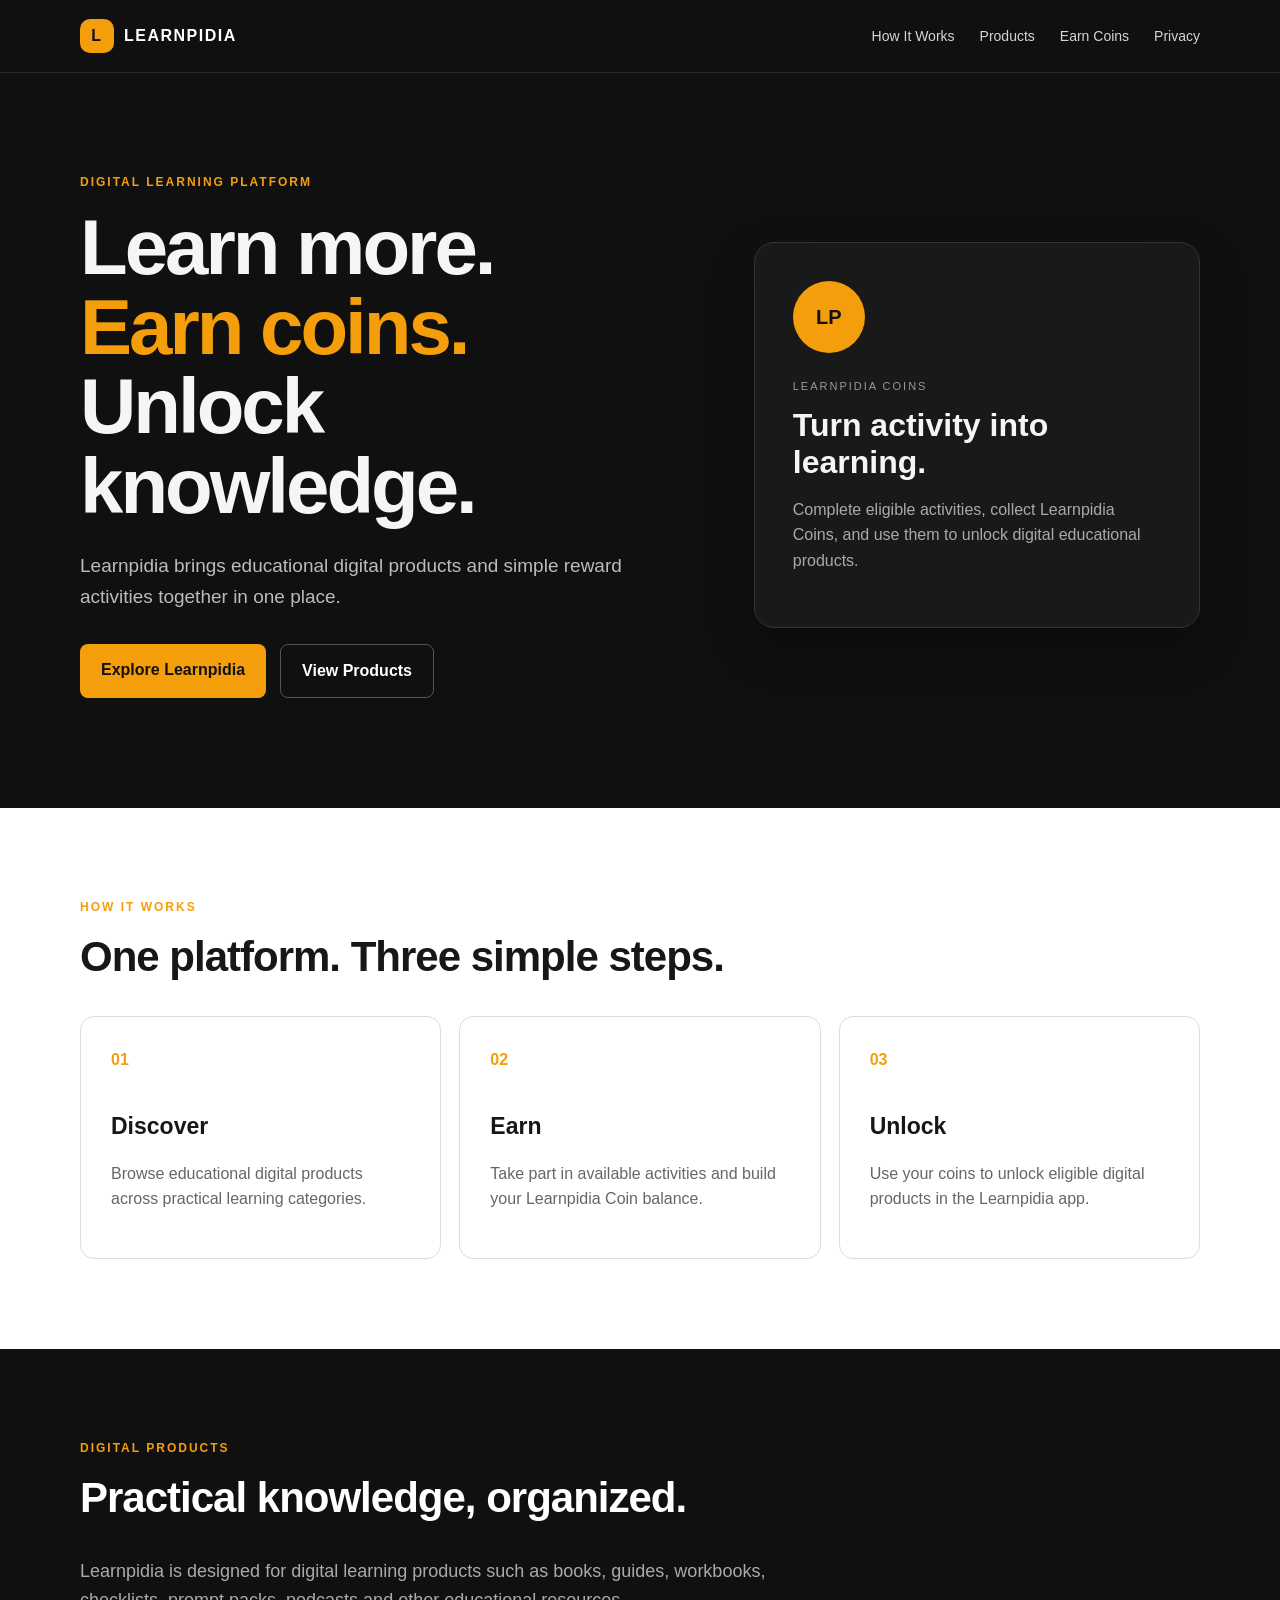
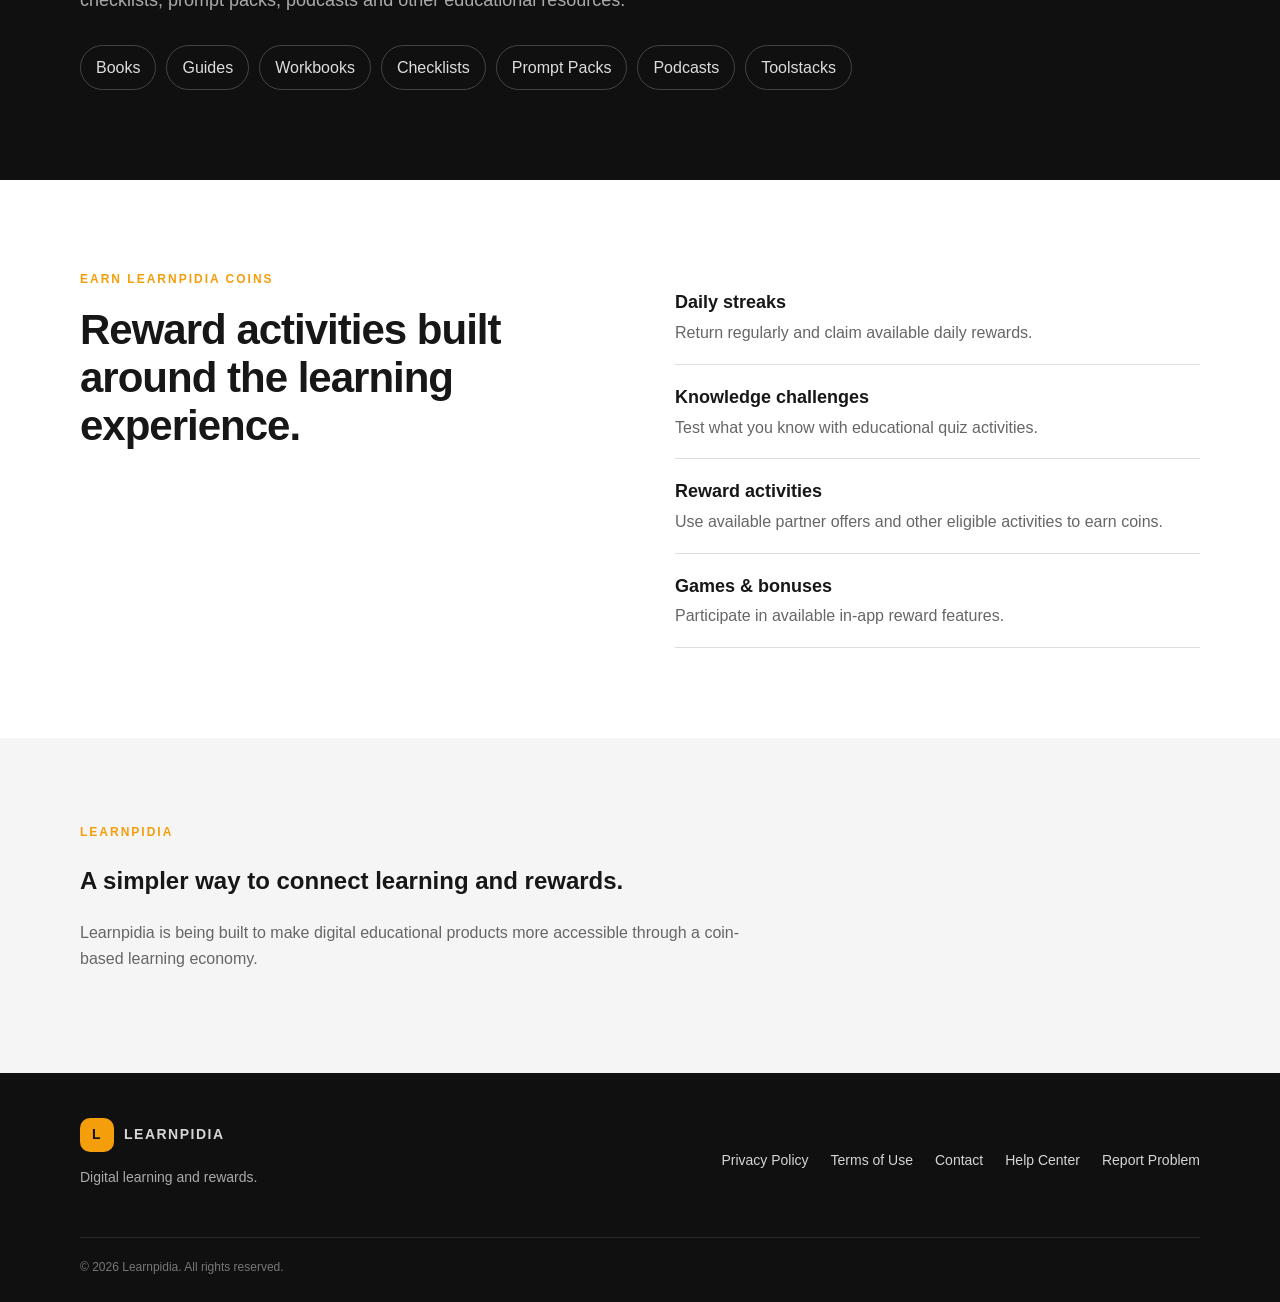
<file: index.html>
<!DOCTYPE html>
<html lang="en">
<head>
  <meta charset="UTF-8">
  <meta name="viewport" content="width=device-width, initial-scale=1.0">
  <meta name="description" content="Learnpidia is a digital learning platform where users can discover educational products and earn Learnpidia Coins through activities.">
  <title>Learnpidia — Learn More. Earn Coins. Unlock Knowledge.</title>
  <link rel="stylesheet" href="style.css">
</head>
<body>
<header class="site-header">
  <div class="container nav">
    <a class="brand" href="index.html"><span class="brand-mark">L</span><span>LEARNPIDIA</span></a>
    <nav>
      <a href="#how-it-works">How It Works</a>
      <a href="#products">Products</a>
      <a href="#earn">Earn Coins</a>
      <a href="privacy.html">Privacy</a>
    </nav>
  </div>
</header>

<main>
  <section class="hero">
    <div class="container hero-grid">
      <div>
        <p class="eyebrow">DIGITAL LEARNING PLATFORM</p>
        <h1>Learn more.<br><span>Earn coins.</span><br>Unlock knowledge.</h1>
        <p class="hero-text">Learnpidia brings educational digital products and simple reward activities together in one place.</p>
        <div class="hero-actions">
          <a class="button primary" href="#how-it-works">Explore Learnpidia</a>
          <a class="button secondary" href="#products">View Products</a>
        </div>
      </div>
      <div class="hero-card">
        <div class="coin">LP</div>
        <p class="card-label">LEARNPIDIA COINS</p>
        <h2>Turn activity into learning.</h2>
        <p>Complete eligible activities, collect Learnpidia Coins, and use them to unlock digital educational products.</p>
      </div>
    </div>
  </section>

  <section id="how-it-works" class="section">
    <div class="container">
      <p class="eyebrow">HOW IT WORKS</p>
      <h2>One platform. Three simple steps.</h2>
      <div class="cards three">
        <article class="card"><div class="number">01</div><h3>Discover</h3><p>Browse educational digital products across practical learning categories.</p></article>
        <article class="card"><div class="number">02</div><h3>Earn</h3><p>Take part in available activities and build your Learnpidia Coin balance.</p></article>
        <article class="card"><div class="number">03</div><h3>Unlock</h3><p>Use your coins to unlock eligible digital products in the Learnpidia app.</p></article>
      </div>
    </div>
  </section>

  <section id="products" class="section dark-section">
    <div class="container">
      <p class="eyebrow">DIGITAL PRODUCTS</p>
      <h2>Practical knowledge, organized.</h2>
      <p class="section-intro">Learnpidia is designed for digital learning products such as books, guides, workbooks, checklists, prompt packs, podcasts and other educational resources.</p>
      <div class="product-tags">
        <span>Books</span><span>Guides</span><span>Workbooks</span><span>Checklists</span><span>Prompt Packs</span><span>Podcasts</span><span>Toolstacks</span>
      </div>
    </div>
  </section>

  <section id="earn" class="section">
    <div class="container split">
      <div>
        <p class="eyebrow">EARN LEARNPIDIA COINS</p>
        <h2>Reward activities built around the learning experience.</h2>
      </div>
      <div class="feature-list">
        <div><strong>Daily streaks</strong><span>Return regularly and claim available daily rewards.</span></div>
        <div><strong>Knowledge challenges</strong><span>Test what you know with educational quiz activities.</span></div>
        <div><strong>Reward activities</strong><span>Use available partner offers and other eligible activities to earn coins.</span></div>
        <div><strong>Games & bonuses</strong><span>Participate in available in-app reward features.</span></div>
      </div>
    </div>
  </section>

  <section class="cta">
    <div class="container">
      <p class="eyebrow">LEARNPIDIA</p>
      <h2>A simpler way to connect learning and rewards.</h2>
      <p>Learnpidia is being built to make digital educational products more accessible through a coin-based learning economy.</p>
    </div>
  </section>
</main>

<footer class="footer">
  <div class="container footer-grid">
    <div><a class="brand" href="index.html"><span class="brand-mark">L</span><span>LEARNPIDIA</span></a><p>Digital learning and rewards.</p></div>
    <div class="footer-links"><a href="privacy.html">Privacy Policy</a><a href="terms.html">Terms of Use</a><a href="contact.html">Contact</a><a href="help.html">Help Center</a><a href="report-problem.html">Report Problem</a></div>
  </div>
  <div class="container copyright">© 2026 Learnpidia. All rights reserved.</div>
</footer>
</body>
</html>
</file>
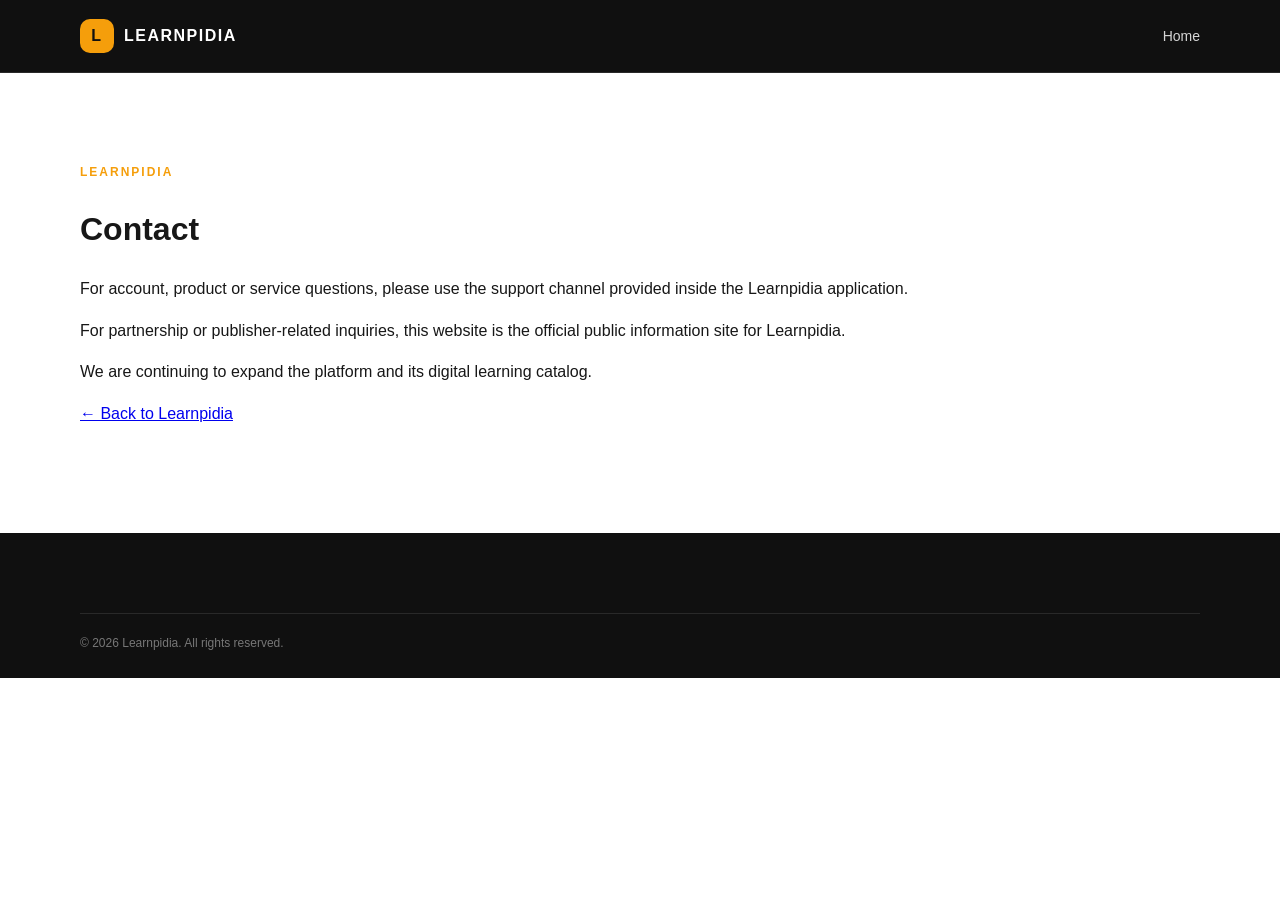
<file: contact.html>
<!DOCTYPE html><html lang="en"><head><meta charset="UTF-8"><meta name="viewport" content="width=device-width,initial-scale=1.0"><title>Contact — Learnpidia</title><link rel="stylesheet" href="style.css"></head><body><header class="site-header"><div class="container nav"><a class="brand" href="index.html"><span class="brand-mark">L</span><span>LEARNPIDIA</span></a><nav><a href="index.html">Home</a></nav></div></header><main class="section"><div class="container"><p class="eyebrow">LEARNPIDIA</p><h1>Contact</h1><p>For account, product or service questions, please use the support channel provided inside the Learnpidia application.</p><p>For partnership or publisher-related inquiries, this website is the official public information site for Learnpidia.</p><p>We are continuing to expand the platform and its digital learning catalog.</p><p><a href="index.html">← Back to Learnpidia</a></p></div></main><footer class="footer"><div class="container copyright">© 2026 Learnpidia. All rights reserved.</div></footer></body></html>
</file>
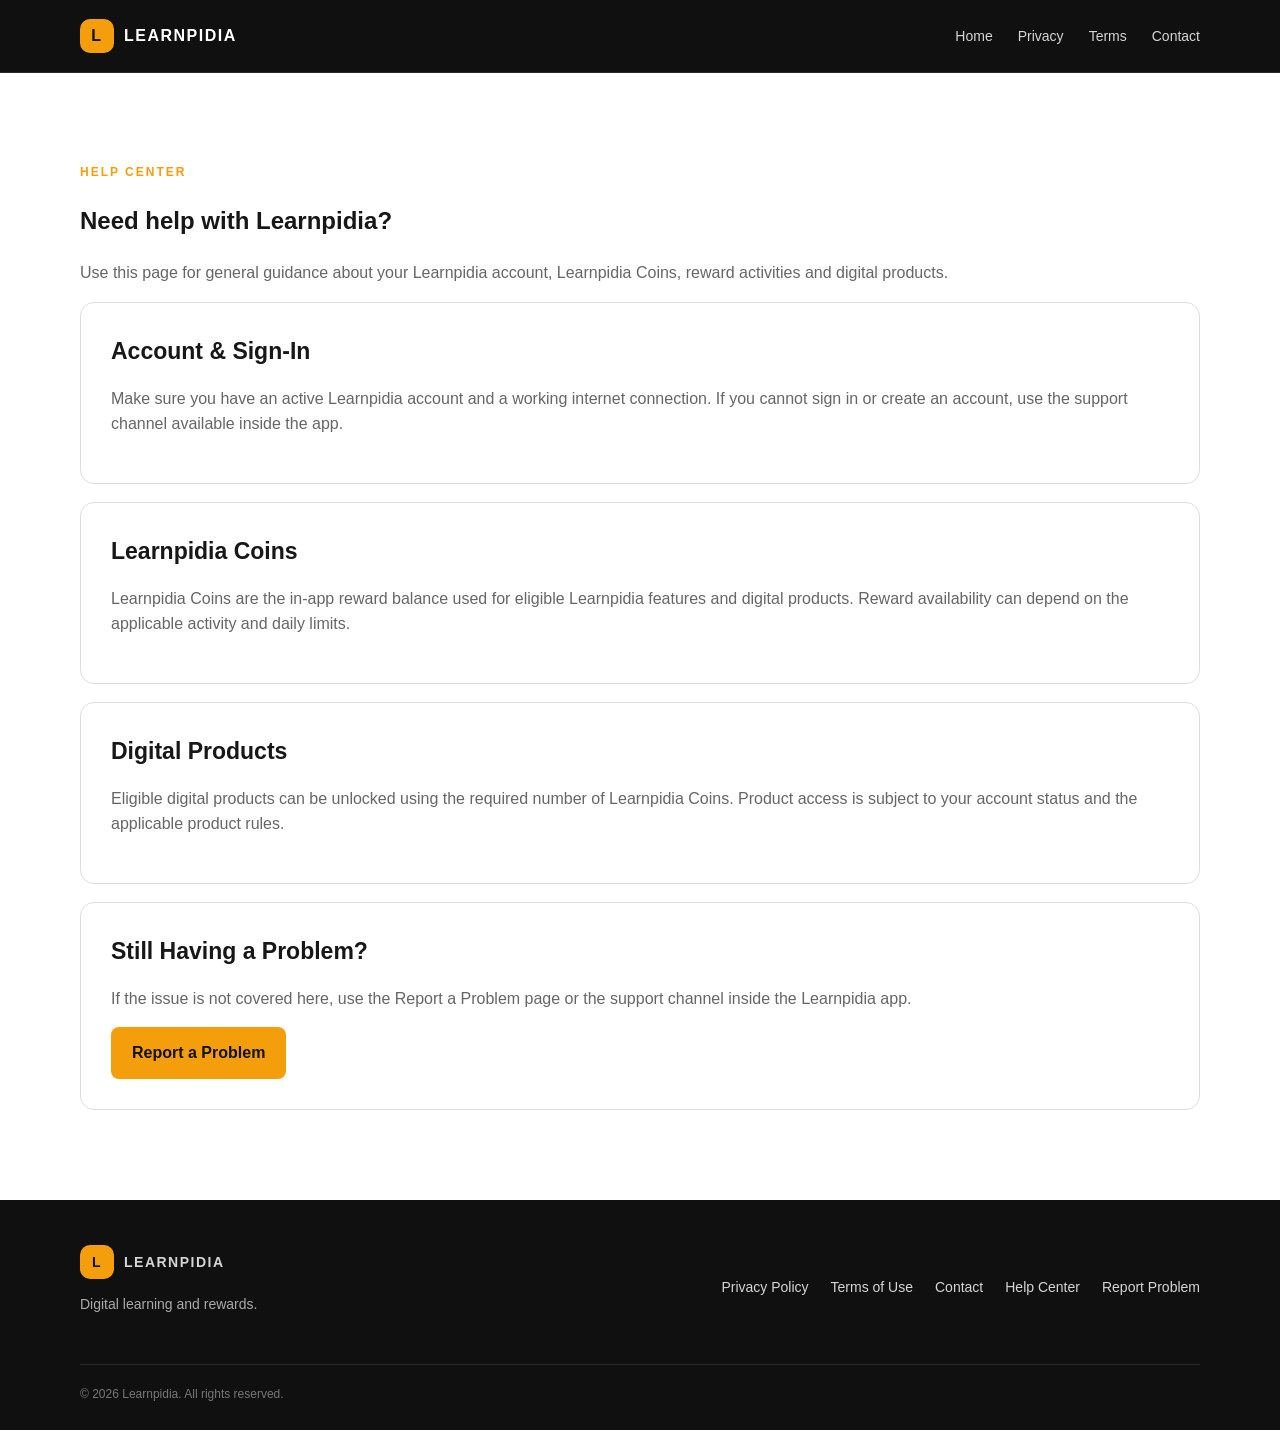
<file: help.html>
<!DOCTYPE html>
<html lang="en">
<head>
  <meta charset="UTF-8">
  <meta name="viewport" content="width=device-width, initial-scale=1.0">
  <meta name="description" content="Learnpidia Help Center. Find guidance for accounts, coins, digital products and common app issues.">
  <title>Learnpidia — Help Center</title>
  <link rel="stylesheet" href="style.css">
</head>
<body>
<header class="site-header">
  <div class="container nav">
    <a class="brand" href="index.html"><span class="brand-mark">L</span><span>LEARNPIDIA</span></a>
    <nav>
      <a href="index.html">Home</a>
      <a href="privacy.html">Privacy</a>
      <a href="terms.html">Terms</a>
      <a href="contact.html">Contact</a>
    </nav>
  </div>
</header>

<main>
  <section class="section">
    <div class="container">
      <p class="eyebrow">HELP CENTER</p>
      <h1>Need help with Learnpidia?</h1>
      <p class="section-intro">Use this page for general guidance about your Learnpidia account, Learnpidia Coins, reward activities and digital products.</p>

      <div class="cards">
        <article class="card">
          <h3>Account & Sign-In</h3>
          <p>Make sure you have an active Learnpidia account and a working internet connection. If you cannot sign in or create an account, use the support channel available inside the app.</p>
        </article>

        <article class="card">
          <h3>Learnpidia Coins</h3>
          <p>Learnpidia Coins are the in-app reward balance used for eligible Learnpidia features and digital products. Reward availability can depend on the applicable activity and daily limits.</p>
        </article>

        <article class="card">
          <h3>Digital Products</h3>
          <p>Eligible digital products can be unlocked using the required number of Learnpidia Coins. Product access is subject to your account status and the applicable product rules.</p>
        </article>

        <article class="card">
          <h3>Still Having a Problem?</h3>
          <p>If the issue is not covered here, use the Report a Problem page or the support channel inside the Learnpidia app.</p>
          <a class="button primary" href="report-problem.html">Report a Problem</a>
        </article>
      </div>
    </div>
  </section>
</main>

<footer class="footer">
  <div class="container footer-grid">
    <div><a class="brand" href="index.html"><span class="brand-mark">L</span><span>LEARNPIDIA</span></a><p>Digital learning and rewards.</p></div>
    <div class="footer-links">
      <a href="privacy.html">Privacy Policy</a>
      <a href="terms.html">Terms of Use</a>
      <a href="contact.html">Contact</a>
      <a href="help.html">Help Center</a>
      <a href="report-problem.html">Report Problem</a>
    </div>
  </div>
  <div class="container copyright">© 2026 Learnpidia. All rights reserved.</div>
</footer>
</body>
</html>
</file>
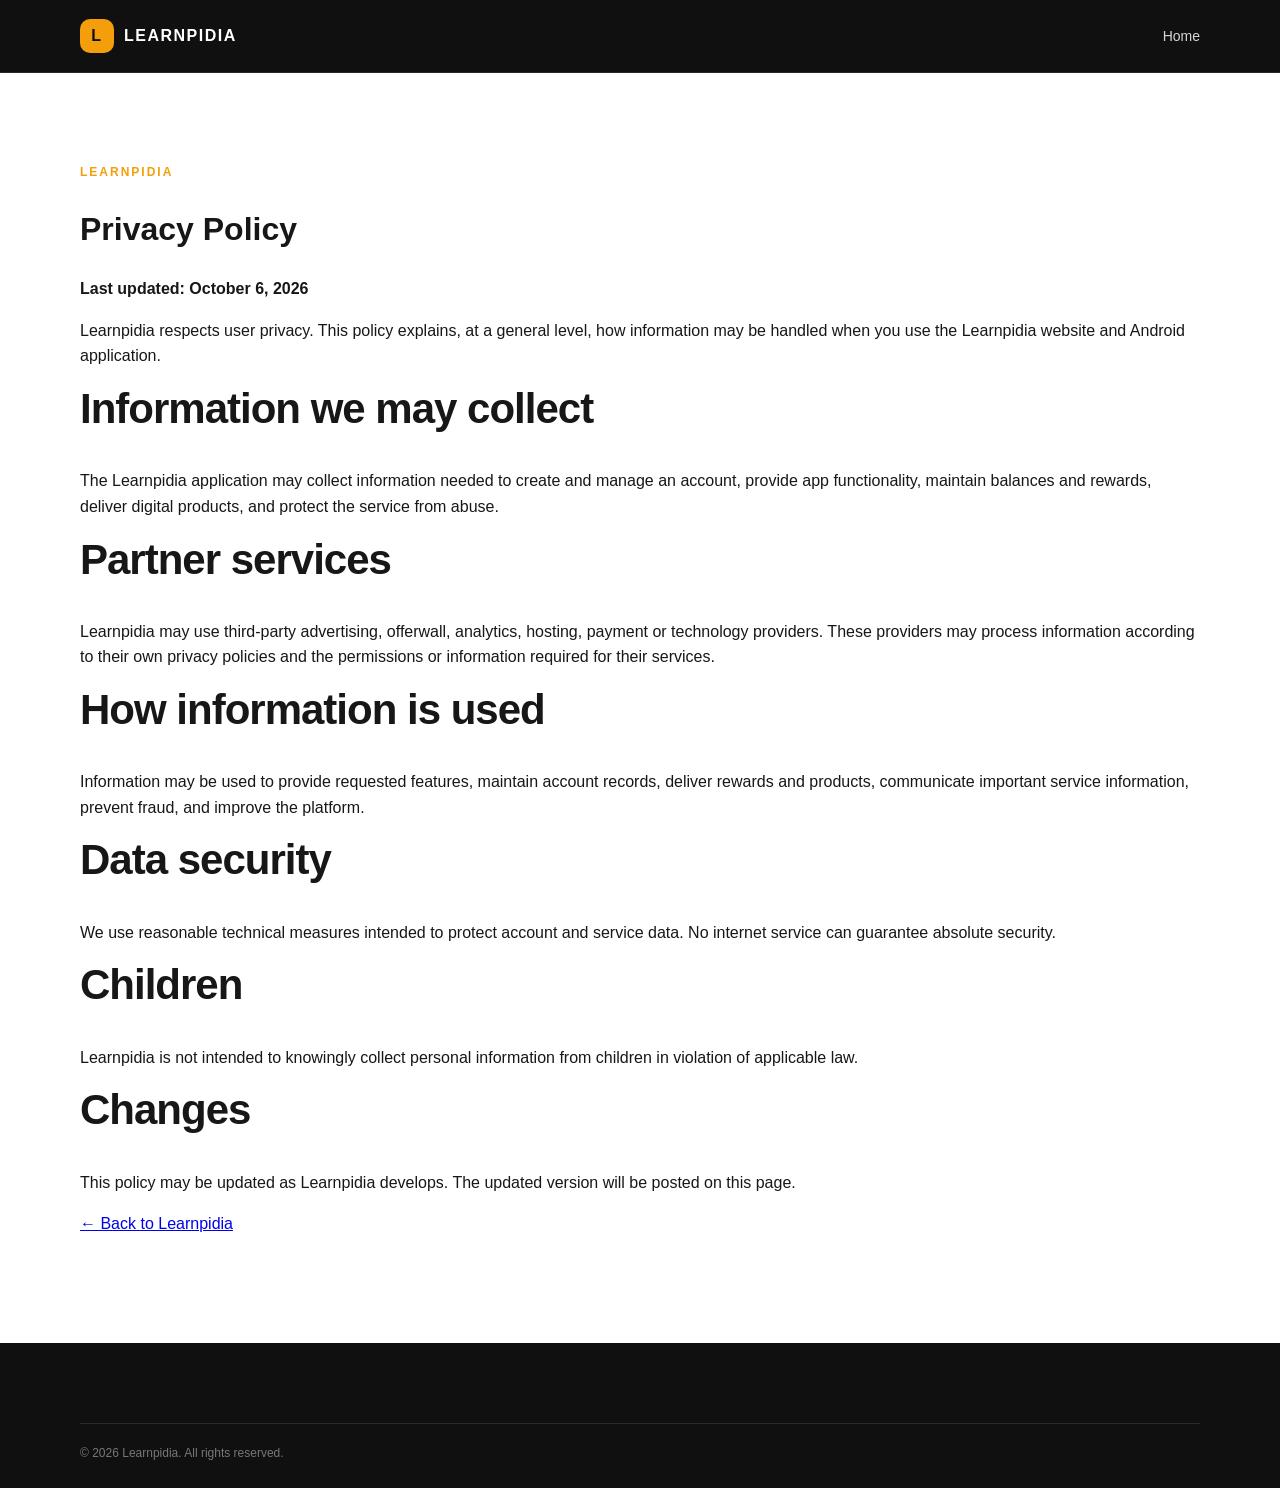
<file: privacy.html>
<!DOCTYPE html><html lang="en"><head><meta charset="UTF-8"><meta name="viewport" content="width=device-width,initial-scale=1.0"><title>Privacy Policy — Learnpidia</title><link rel="stylesheet" href="style.css"></head><body><header class="site-header"><div class="container nav"><a class="brand" href="index.html"><span class="brand-mark">L</span><span>LEARNPIDIA</span></a><nav><a href="index.html">Home</a></nav></div></header><main class="section"><div class="container"><p class="eyebrow">LEARNPIDIA</p><h1>Privacy Policy</h1><p><strong>Last updated: October 6, 2026</strong></p><p>Learnpidia respects user privacy. This policy explains, at a general level, how information may be handled when you use the Learnpidia website and Android application.</p><h2>Information we may collect</h2><p>The Learnpidia application may collect information needed to create and manage an account, provide app functionality, maintain balances and rewards, deliver digital products, and protect the service from abuse.</p><h2>Partner services</h2><p>Learnpidia may use third-party advertising, offerwall, analytics, hosting, payment or technology providers. These providers may process information according to their own privacy policies and the permissions or information required for their services.</p><h2>How information is used</h2><p>Information may be used to provide requested features, maintain account records, deliver rewards and products, communicate important service information, prevent fraud, and improve the platform.</p><h2>Data security</h2><p>We use reasonable technical measures intended to protect account and service data. No internet service can guarantee absolute security.</p><h2>Children</h2><p>Learnpidia is not intended to knowingly collect personal information from children in violation of applicable law.</p><h2>Changes</h2><p>This policy may be updated as Learnpidia develops. The updated version will be posted on this page.</p><p><a href="index.html">← Back to Learnpidia</a></p></div></main><footer class="footer"><div class="container copyright">© 2026 Learnpidia. All rights reserved.</div></footer></body></html>
</file>
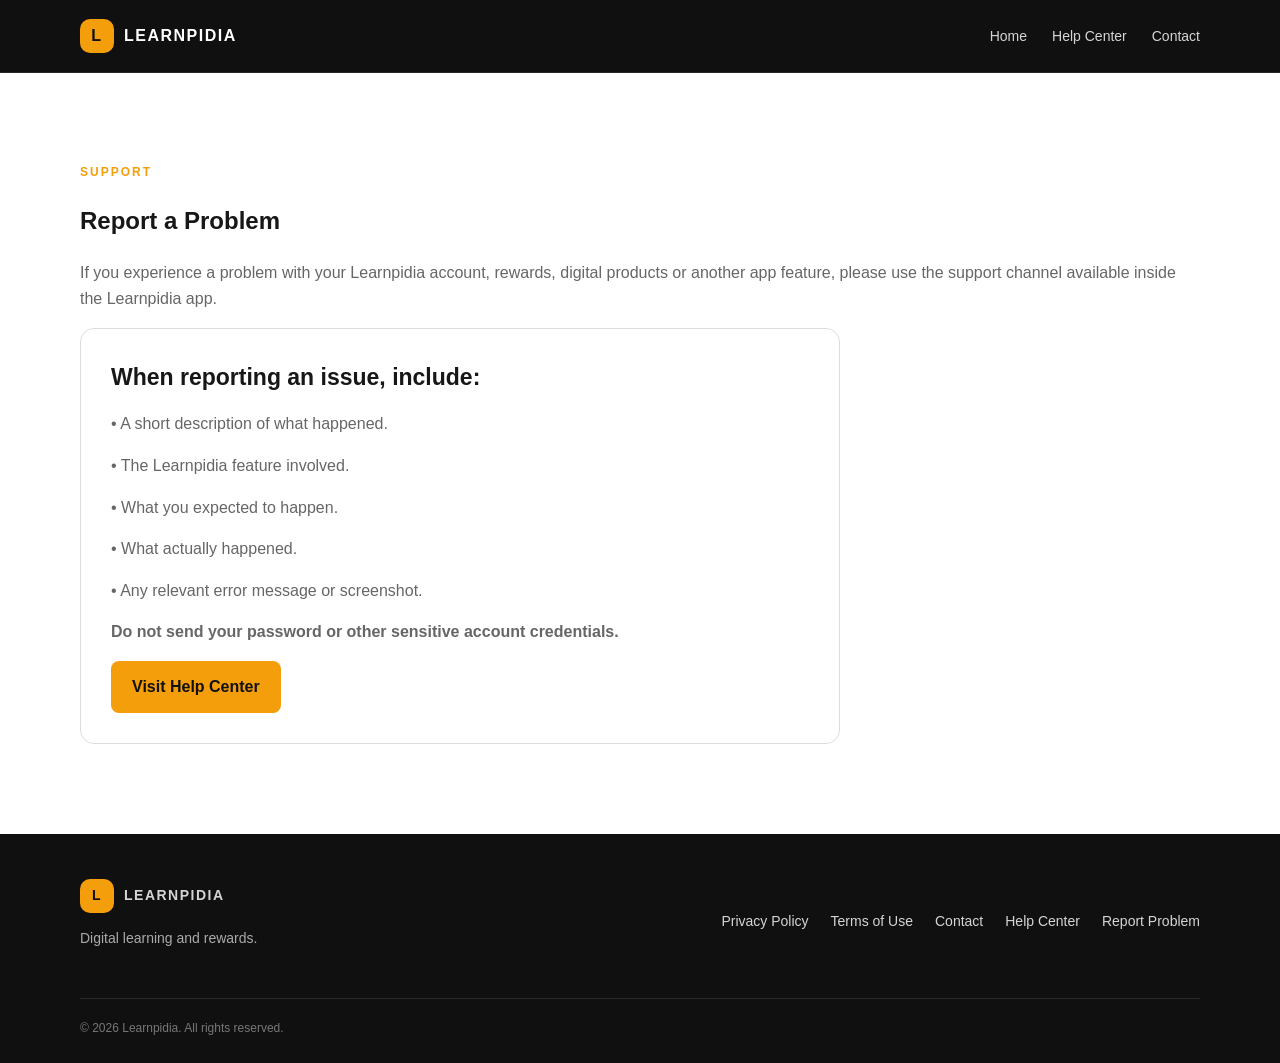
<file: report-problem.html>
<!DOCTYPE html>
<html lang="en">
<head>
  <meta charset="UTF-8">
  <meta name="viewport" content="width=device-width, initial-scale=1.0">
  <meta name="description" content="Report a problem with Learnpidia.">
  <title>Learnpidia — Report a Problem</title>
  <link rel="stylesheet" href="style.css">
</head>
<body>
<header class="site-header">
  <div class="container nav">
    <a class="brand" href="index.html"><span class="brand-mark">L</span><span>LEARNPIDIA</span></a>
    <nav>
      <a href="index.html">Home</a>
      <a href="help.html">Help Center</a>
      <a href="contact.html">Contact</a>
    </nav>
  </div>
</header>

<main>
  <section class="section">
    <div class="container">
      <p class="eyebrow">SUPPORT</p>
      <h1>Report a Problem</h1>
      <p class="section-intro">If you experience a problem with your Learnpidia account, rewards, digital products or another app feature, please use the support channel available inside the Learnpidia app.</p>

      <div class="card" style="max-width:760px;">
        <h3>When reporting an issue, include:</h3>
        <p>• A short description of what happened.</p>
        <p>• The Learnpidia feature involved.</p>
        <p>• What you expected to happen.</p>
        <p>• What actually happened.</p>
        <p>• Any relevant error message or screenshot.</p>
        <p><strong>Do not send your password or other sensitive account credentials.</strong></p>
        <a class="button primary" href="help.html">Visit Help Center</a>
      </div>
    </div>
  </section>
</main>

<footer class="footer">
  <div class="container footer-grid">
    <div><a class="brand" href="index.html"><span class="brand-mark">L</span><span>LEARNPIDIA</span></a><p>Digital learning and rewards.</p></div>
    <div class="footer-links">
      <a href="privacy.html">Privacy Policy</a>
      <a href="terms.html">Terms of Use</a>
      <a href="contact.html">Contact</a>
      <a href="help.html">Help Center</a>
      <a href="report-problem.html">Report Problem</a>
    </div>
  </div>
  <div class="container copyright">© 2026 Learnpidia. All rights reserved.</div>
</footer>
</body>
</html>
</file>
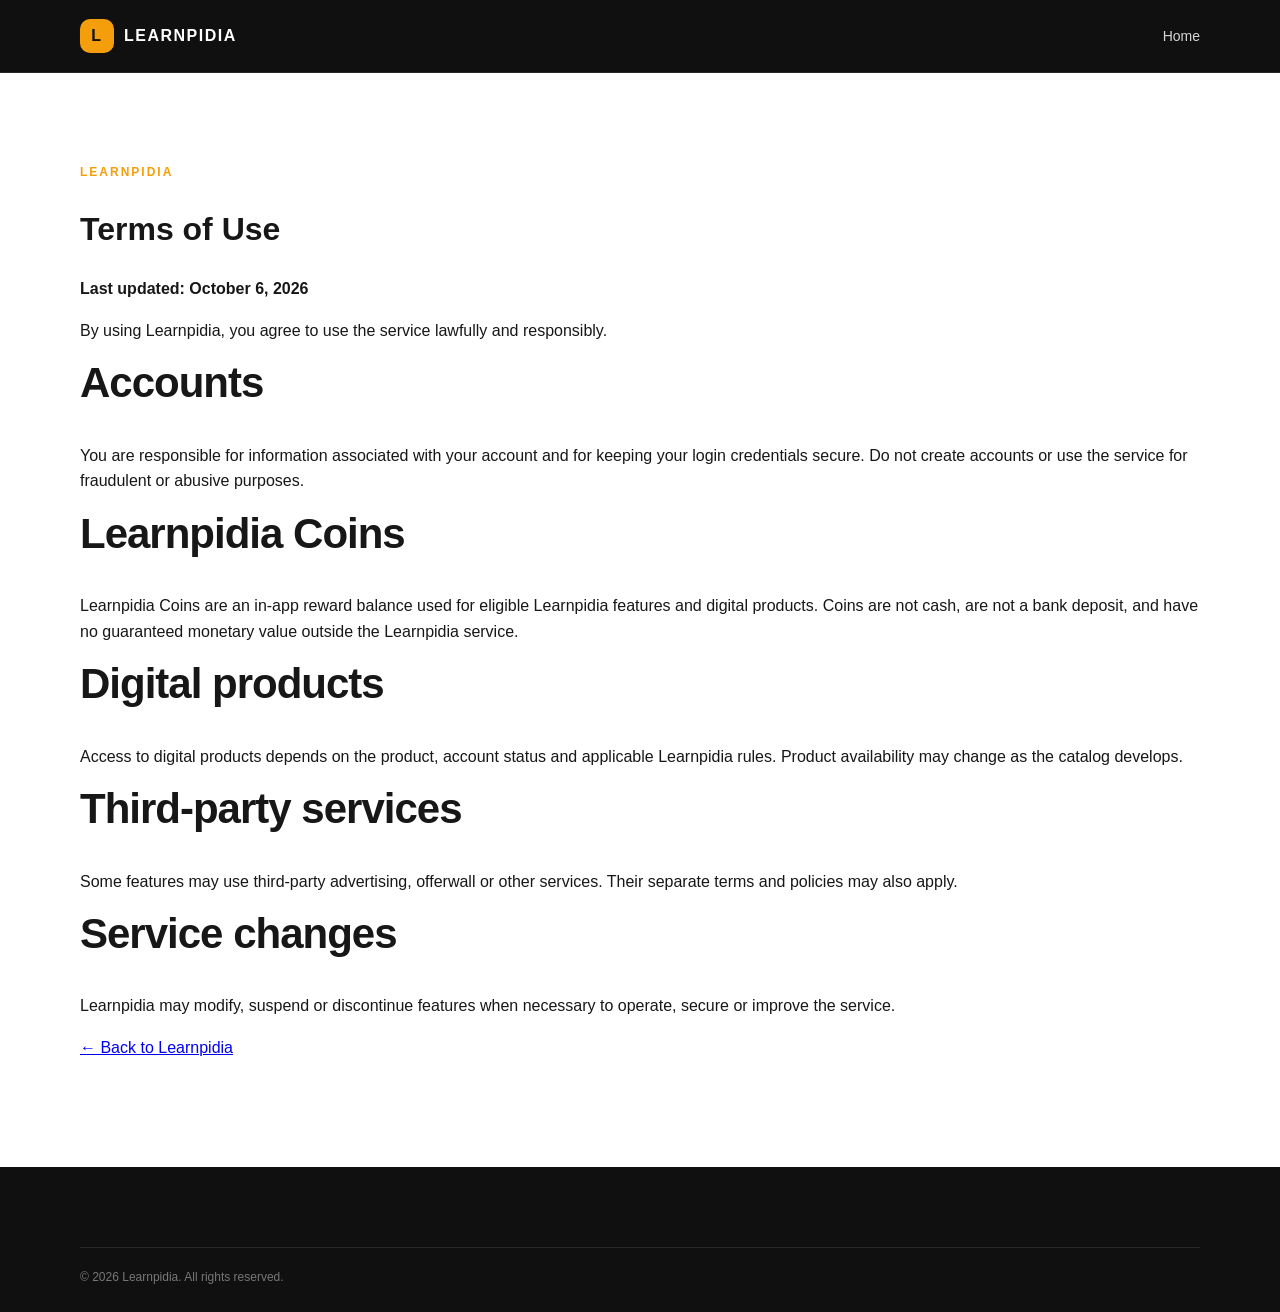
<file: terms.html>
<!DOCTYPE html><html lang="en"><head><meta charset="UTF-8"><meta name="viewport" content="width=device-width,initial-scale=1.0"><title>Terms of Use — Learnpidia</title><link rel="stylesheet" href="style.css"></head><body><header class="site-header"><div class="container nav"><a class="brand" href="index.html"><span class="brand-mark">L</span><span>LEARNPIDIA</span></a><nav><a href="index.html">Home</a></nav></div></header><main class="section"><div class="container"><p class="eyebrow">LEARNPIDIA</p><h1>Terms of Use</h1><p><strong>Last updated: October 6, 2026</strong></p><p>By using Learnpidia, you agree to use the service lawfully and responsibly.</p><h2>Accounts</h2><p>You are responsible for information associated with your account and for keeping your login credentials secure. Do not create accounts or use the service for fraudulent or abusive purposes.</p><h2>Learnpidia Coins</h2><p>Learnpidia Coins are an in-app reward balance used for eligible Learnpidia features and digital products. Coins are not cash, are not a bank deposit, and have no guaranteed monetary value outside the Learnpidia service.</p><h2>Digital products</h2><p>Access to digital products depends on the product, account status and applicable Learnpidia rules. Product availability may change as the catalog develops.</p><h2>Third-party services</h2><p>Some features may use third-party advertising, offerwall or other services. Their separate terms and policies may also apply.</p><h2>Service changes</h2><p>Learnpidia may modify, suspend or discontinue features when necessary to operate, secure or improve the service.</p><p><a href="index.html">← Back to Learnpidia</a></p></div></main><footer class="footer"><div class="container copyright">© 2026 Learnpidia. All rights reserved.</div></footer></body></html>
</file>
<file: style.css>
:root{--bg:#101010;--panel:#191919;--panel2:#242424;--gold:#f59e0b;--text:#f5f5f5;--muted:#a7a7a7;--line:#303030}
*{box-sizing:border-box}html{scroll-behavior:smooth}body{margin:0;background:#fff;color:#171717;font-family:Arial,Helvetica,sans-serif;line-height:1.6}.container{width:min(1120px,calc(100% - 40px));margin:auto}.site-header{background:var(--bg);border-bottom:1px solid #292929;position:sticky;top:0;z-index:10}.nav{min-height:72px;display:flex;align-items:center;justify-content:space-between;gap:30px}.brand{display:inline-flex;align-items:center;gap:10px;color:#fff;text-decoration:none;font-weight:800;letter-spacing:1.5px}.brand-mark{width:34px;height:34px;border-radius:10px;background:var(--gold);color:#101010;display:grid;place-items:center;font-weight:900}.nav nav{display:flex;gap:25px}.nav nav a,.footer a{color:#d5d5d5;text-decoration:none;font-size:14px}.nav nav a:hover,.footer a:hover{color:var(--gold)}
.hero{background:var(--bg);color:var(--text);padding:100px 0 110px}.hero-grid{display:grid;grid-template-columns:1.15fr .85fr;gap:70px;align-items:center}.eyebrow{color:var(--gold);font-size:12px;font-weight:800;letter-spacing:2px;margin:0 0 16px}.hero h1{font-size:clamp(46px,7vw,78px);line-height:1.02;margin:0 0 25px;letter-spacing:-3px}.hero h1 span{color:var(--gold)}.hero-text{max-width:650px;color:#bcbcbc;font-size:19px}.hero-actions{display:flex;gap:14px;margin-top:32px}.button{padding:13px 21px;border-radius:8px;text-decoration:none;font-weight:700;display:inline-block}.primary{background:var(--gold);color:#111}.secondary{border:1px solid #555;color:#fff}.hero-card{background:var(--panel);border:1px solid #333;border-radius:20px;padding:38px;box-shadow:0 20px 50px #0005}.coin{width:72px;height:72px;border-radius:50%;display:grid;place-items:center;background:var(--gold);color:#111;font-weight:900;font-size:20px;margin-bottom:25px}.card-label{font-size:11px;letter-spacing:2px;color:#999}.hero-card h2{font-size:32px;line-height:1.15;margin:10px 0}.hero-card p:last-child{color:#aaa}
.section{padding:90px 0}.section h2{font-size:42px;line-height:1.15;margin:0 0 35px;letter-spacing:-1px}.cards{display:grid;gap:18px}.three{grid-template-columns:repeat(3,1fr)}.card{border:1px solid #ddd;border-radius:14px;padding:30px;background:#fff}.number{color:var(--gold);font-weight:900;margin-bottom:35px}.card h3{font-size:23px;margin:0 0 8px}.card p,.section-intro{color:#666}.dark-section{background:var(--bg);color:#fff}.dark-section .section-intro{color:#aaa;max-width:760px;font-size:18px}.product-tags{display:flex;flex-wrap:wrap;gap:10px;margin-top:30px}.product-tags span{border:1px solid #444;border-radius:30px;padding:9px 15px;color:#ddd}.split{display:grid;grid-template-columns:1fr 1fr;gap:70px}.feature-list>div{padding:18px 0;border-bottom:1px solid #ddd}.feature-list strong,.feature-list span{display:block}.feature-list strong{font-size:18px}.feature-list span{color:#666;margin-top:3px}.cta{background:#f5f5f5;padding:85px 0}.cta h2{max-width:700px}.cta p:last-child{max-width:680px;color:#666}.footer{background:var(--bg);color:#aaa;padding:45px 0 25px}.footer-grid{display:flex;justify-content:space-between;gap:30px}.footer p{font-size:14px}.footer-links{display:flex;gap:22px;align-items:center}.copyright{border-top:1px solid #292929;margin-top:35px;padding-top:20px;font-size:12px;color:#777}
@media(max-width:800px){.nav nav{display:none}.hero{padding:70px 0}.hero-grid,.split,.three{grid-template-columns:1fr}.hero h1{letter-spacing:-2px}.section{padding:65px 0}.section h2{font-size:34px}.footer-grid{flex-direction:column}.footer-links{flex-wrap:wrap}.hero-actions{flex-wrap:wrap}}
</file>
